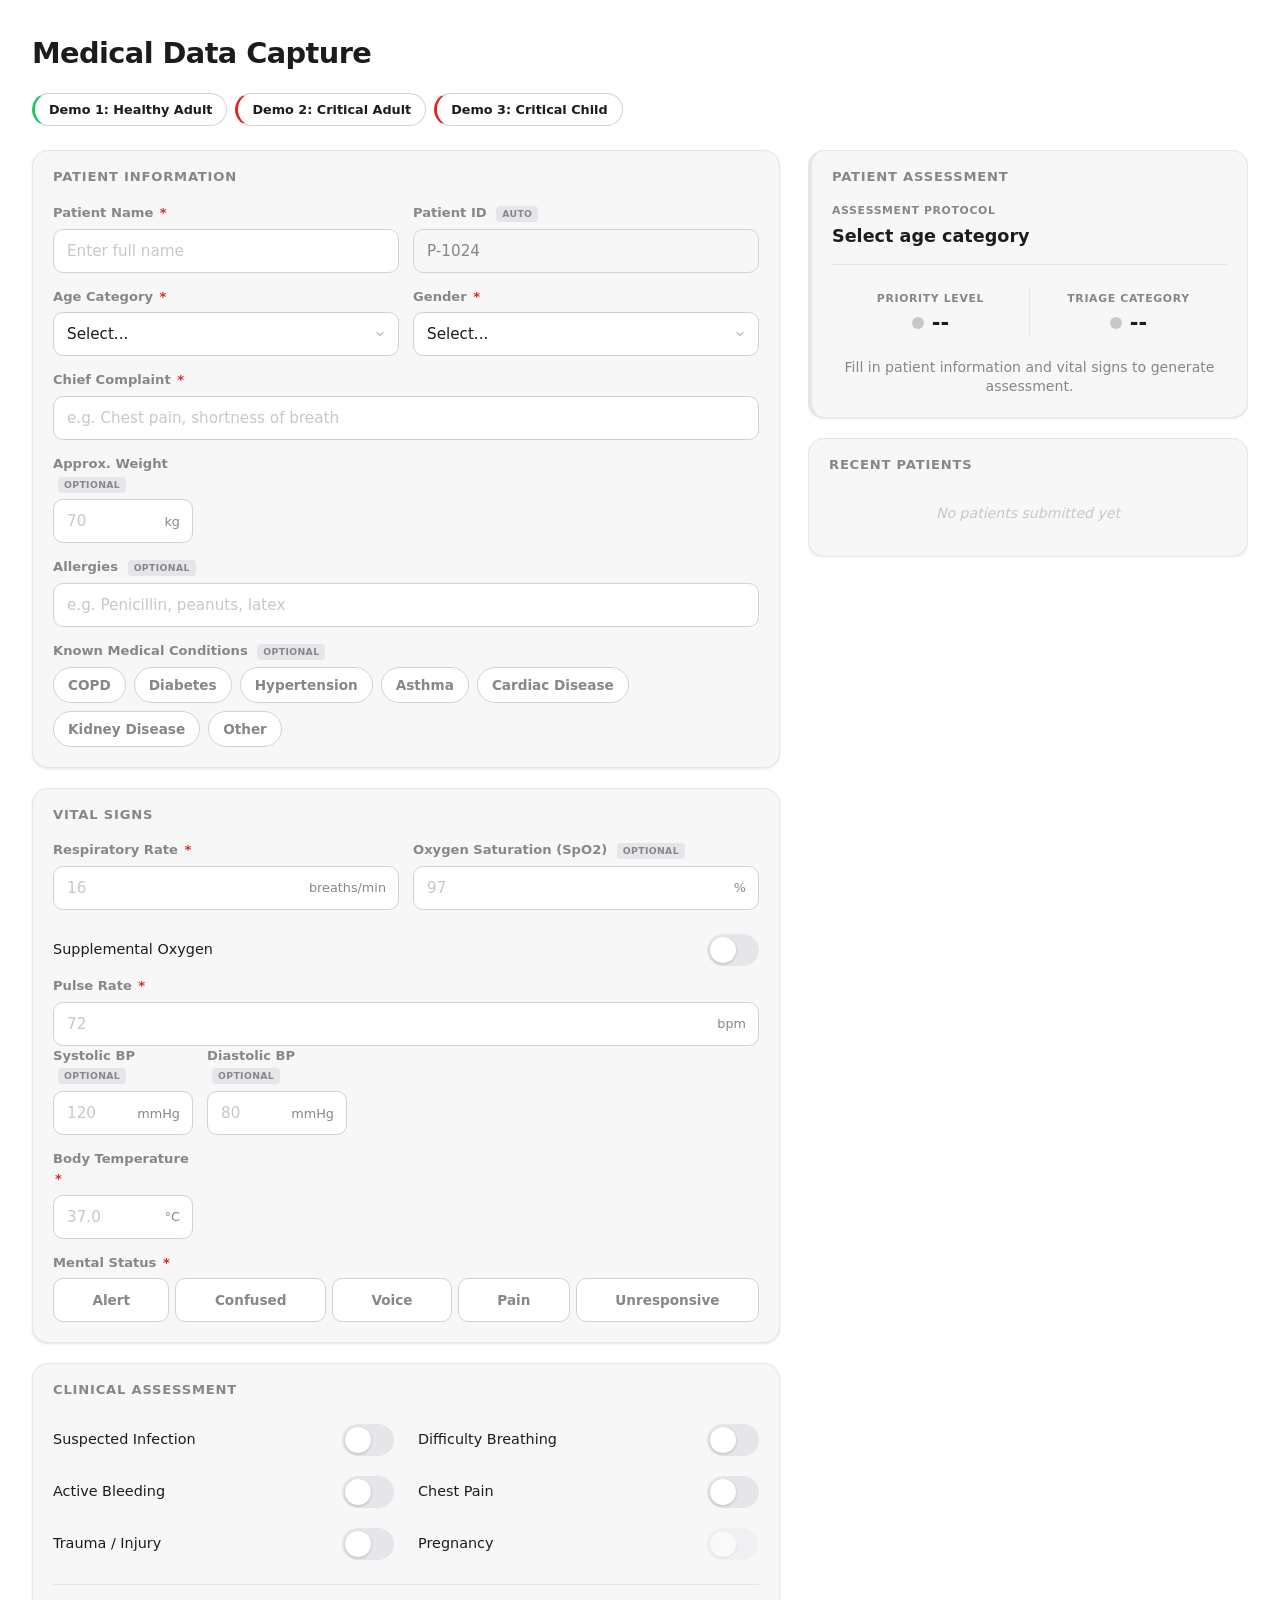
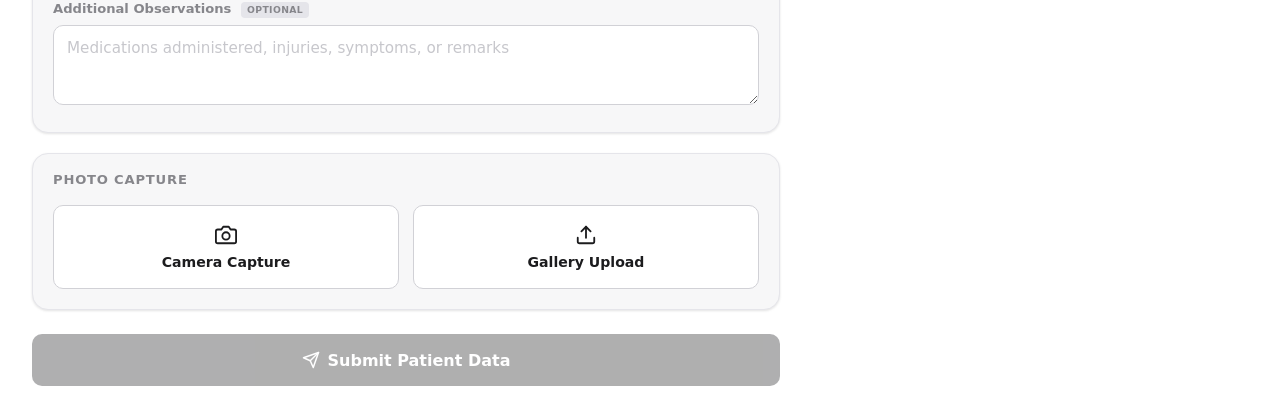
<file: field-ui/index.html>
<!doctype html>
<html lang="en">

<head>
  <meta charset="utf-8">
  <meta name="viewport" content="width=device-width, initial-scale=1, viewport-fit=cover">
  <meta name="theme-color" content="#FFFFFF">
  <title>Medical Data Capture</title>
  <link rel="stylesheet" href="app.css">
</head>

<body>

  <div class="app-shell">

    <!-- Header -->
    <header class="app-header">
      <h1 class="page-title">Medical Data Capture</h1>
    </header>

    <!-- Demo buttons -->
    <div class="demo-bar">
      <button type="button" class="demo-btn demo-minor" onclick="loadDemo(1)">Demo 1: Healthy Adult</button>
      <button type="button" class="demo-btn demo-critical" onclick="loadDemo(2)">Demo 2: Critical Adult</button>
      <button type="button" class="demo-btn demo-critical" onclick="loadDemo(3)">Demo 3: Critical Child</button>
    </div>

    <!-- Two-column grid (form wraps both) -->
    <form id="capture-form" class="app-grid" novalidate autocomplete="off">

      <!-- ============ LEFT COLUMN ============ -->
      <div class="col-primary">

        <!-- Patient Information -->
        <section class="med-card" id="card-patient">
          <h2 class="card-title">Patient Information</h2>
          <div class="card-body">

            <div class="field-row">
              <div class="form-group">
                <label for="patient-name" class="field-label">Patient Name <span class="req-mark">*</span></label>
                <input type="text" id="patient-name" class="text-input" placeholder="Enter full name" required>
              </div>
              <div class="form-group">
                <label for="patient-id" class="field-label">Patient ID <span class="opt-tag">auto</span></label>
                <input type="text" id="patient-id" class="text-input" readonly placeholder="P-1024">
              </div>
            </div>

            <div class="field-row">
              <div class="form-group">
                <label for="patient-age" class="field-label">Age Category <span class="req-mark">*</span></label>
                <select id="patient-age" class="select-input" required>
                  <option value="">Select...</option>
                  <option value="Infant">Infant (0-1 yr)</option>
                  <option value="Toddler">Toddler (1-3 yr)</option>
                  <option value="Child">Child (3-12 yr)</option>
                  <option value="Teenager">Teenager (13-17 yr)</option>
                  <option value="Adult">Adult (18-64 yr)</option>
                  <option value="Senior">Senior (65+ yr)</option>
                </select>
              </div>
              <div class="form-group">
                <label for="patient-gender" class="field-label">Gender <span class="req-mark">*</span></label>
                <select id="patient-gender" class="select-input" required>
                  <option value="">Select...</option>
                  <option value="F">Female</option>
                  <option value="M">Male</option>
                  <option value="Other">Other</option>
                </select>
              </div>
            </div>

            <div class="form-group">
              <label for="chief-complaint" class="field-label">Chief Complaint <span class="req-mark">*</span></label>
              <input type="text" id="chief-complaint" class="text-input"
                placeholder="e.g. Chest pain, shortness of breath" required>
            </div>

            <div class="form-group form-group-sm">
              <label for="patient-weight" class="field-label">Approx. Weight <span
                  class="opt-tag">optional</span></label>
              <div class="input-with-unit">
                <input type="number" id="patient-weight" class="text-input" step="0.1" min="0" max="500"
                  inputmode="decimal" placeholder="70">
                <span class="unit-label">kg</span>
              </div>
            </div>

            <div class="form-group">
              <label for="allergies" class="field-label">Allergies <span class="opt-tag">optional</span></label>
              <input type="text" id="allergies" class="text-input" placeholder="e.g. Penicillin, peanuts, latex">
            </div>

            <div class="form-group">
              <label class="field-label">Known Medical Conditions <span class="opt-tag">optional</span></label>
              <div class="chip-group" id="conditions-chips">
                <button type="button" class="chip" data-condition="COPD">COPD</button>
                <button type="button" class="chip" data-condition="Diabetes">Diabetes</button>
                <button type="button" class="chip" data-condition="Hypertension">Hypertension</button>
                <button type="button" class="chip" data-condition="Asthma">Asthma</button>
                <button type="button" class="chip" data-condition="Cardiac Disease">Cardiac Disease</button>
                <button type="button" class="chip" data-condition="Kidney Disease">Kidney Disease</button>
                <button type="button" class="chip" data-condition="Other">Other</button>
              </div>
            </div>

          </div>
        </section>

        <!-- Vital Signs -->
        <section class="med-card" id="card-vitals">
          <h2 class="card-title">Vital Signs</h2>
          <div class="card-body">

            <div class="field-row">
              <div class="form-group">
                <label for="vital-rr" class="field-label">Respiratory Rate <span class="req-mark">*</span></label>
                <div class="input-with-unit">
                  <input type="number" id="vital-rr" class="text-input" min="4" max="80" step="1" inputmode="numeric"
                    placeholder="16" required>
                  <span class="unit-label">breaths/min</span>
                </div>
                <p class="field-error" id="error-vital-rr" hidden></p>
              </div>
              <div class="form-group">
                <label for="vital-spo2" class="field-label">Oxygen Saturation (SpO2) <span
                    class="opt-tag">optional</span></label>
                <div class="input-with-unit">
                  <input type="number" id="vital-spo2" class="text-input" min="50" max="100" step="1"
                    inputmode="numeric" placeholder="97">
                  <span class="unit-label">%</span>
                </div>
                <p class="field-error" id="error-vital-spo2" hidden></p>
              </div>
            </div>

            <div class="toggle-row">
              <span class="toggle-label">Supplemental Oxygen</span>
              <button type="button" class="toggle-switch" id="toggle-o2" role="switch" aria-checked="false"
                aria-label="Supplemental oxygen">
                <span class="toggle-slider"></span>
              </button>
            </div>

            <div class="field-row">
              <div class="form-group">
                <label for="vital-pulse" class="field-label">Pulse Rate <span class="req-mark">*</span></label>
                <div class="input-with-unit">
                  <input type="number" id="vital-pulse" class="text-input" min="20" max="260" step="1"
                    inputmode="numeric" placeholder="72" required>
                  <span class="unit-label">bpm</span>
                </div>
                <p class="field-error" id="error-vital-pulse" hidden></p>
              </div>
            </div>

            <div class="field-row">
              <div class="form-group form-group-sm">
                <label for="vital-bp-sys" class="field-label">Systolic BP <span class="opt-tag">optional</span></label>
                <div class="input-with-unit">
                  <input type="number" id="vital-bp-sys" class="text-input" min="40" max="300" step="1"
                    inputmode="numeric" placeholder="120">
                  <span class="unit-label">mmHg</span>
                </div>
                <p class="field-error" id="error-vital-bp-sys" hidden></p>
              </div>
              <div class="form-group form-group-sm">
                <label for="vital-bp-dia" class="field-label">Diastolic BP <span class="opt-tag">optional</span></label>
                <div class="input-with-unit">
                  <input type="number" id="vital-bp-dia" class="text-input" min="20" max="200" step="1"
                    inputmode="numeric" placeholder="80">
                  <span class="unit-label">mmHg</span>
                </div>
                <p class="field-error" id="error-vital-bp-dia" hidden></p>
              </div>
            </div>

            <div class="form-group form-group-sm">
              <label for="vital-temp" class="field-label">Body Temperature <span class="req-mark">*</span></label>
              <div class="input-with-unit">
                <input type="number" id="vital-temp" class="text-input" min="30" max="45" step="0.1" inputmode="decimal"
                  placeholder="37.0" required>
                <span class="unit-label">&deg;C</span>
              </div>
              <p class="field-error" id="error-vital-temp" hidden></p>
            </div>

            <div class="form-group">
              <label class="field-label">Mental Status <span class="req-mark">*</span></label>
              <input type="hidden" id="consciousness" value="">
              <div class="mental-status-group" id="mental-status-group">
                <button type="button" class="mental-status-btn" data-value="A">Alert</button>
                <button type="button" class="mental-status-btn" data-value="C" id="ms-confusion">Confused</button>
                <button type="button" class="mental-status-btn" data-value="V">Voice</button>
                <button type="button" class="mental-status-btn" data-value="P">Pain</button>
                <button type="button" class="mental-status-btn" data-value="U">Unresponsive</button>
              </div>
            </div>

          </div>
        </section>

        <!-- Clinical Assessment -->
        <section class="med-card" id="card-clinical">
          <h2 class="card-title">Clinical Assessment</h2>
          <div class="card-body">

            <div class="toggle-grid">
              <div class="toggle-row">
                <span class="toggle-label">Suspected Infection</span>
                <button type="button" class="toggle-switch" id="toggle-infection" role="switch" aria-checked="false"
                  aria-label="Suspected infection">
                  <span class="toggle-slider"></span>
                </button>
              </div>
              <div class="toggle-row">
                <span class="toggle-label">Difficulty Breathing</span>
                <button type="button" class="toggle-switch" id="toggle-breathing" role="switch" aria-checked="false"
                  aria-label="Difficulty breathing">
                  <span class="toggle-slider"></span>
                </button>
              </div>
              <div class="toggle-row">
                <span class="toggle-label">Active Bleeding</span>
                <button type="button" class="toggle-switch" id="toggle-bleeding" role="switch" aria-checked="false"
                  aria-label="Active bleeding">
                  <span class="toggle-slider"></span>
                </button>
              </div>
              <div class="toggle-row">
                <span class="toggle-label">Chest Pain</span>
                <button type="button" class="toggle-switch" id="toggle-chest-pain" role="switch" aria-checked="false"
                  aria-label="Chest pain">
                  <span class="toggle-slider"></span>
                </button>
              </div>
              <div class="toggle-row">
                <span class="toggle-label">Trauma / Injury</span>
                <button type="button" class="toggle-switch" id="toggle-trauma" role="switch" aria-checked="false"
                  aria-label="Trauma or injury">
                  <span class="toggle-slider"></span>
                </button>
              </div>
              <div class="toggle-row">
                <span class="toggle-label">Pregnancy</span>
                <button type="button" class="toggle-switch toggle-disabled" id="toggle-pregnancy" role="switch"
                  aria-checked="false" aria-label="Pregnancy" disabled>
                  <span class="toggle-slider"></span>
                </button>
              </div>
            </div>

            <div class="form-group notes-group">
              <label for="notes" class="field-label">Additional Observations <span
                  class="opt-tag">optional</span></label>
              <textarea id="notes" class="text-input textarea-input"
                placeholder="Medications administered, injuries, symptoms, or remarks"></textarea>
            </div>

          </div>
        </section>

        <!-- Photo Capture -->
        <section class="med-card" id="card-photo">
          <h2 class="card-title">Photo Capture</h2>
          <div class="card-body">
            <div class="image-buttons">
              <button type="button" class="img-btn" id="btn-take-photo">
                <svg width="22" height="22" viewBox="0 0 24 24" fill="none" stroke="currentColor" stroke-width="2"
                  stroke-linecap="round" stroke-linejoin="round">
                  <path d="M23 19a2 2 0 0 1-2 2H3a2 2 0 0 1-2-2V8a2 2 0 0 1 2-2h4l2-3h6l2 3h4a2 2 0 0 1 2 2z"></path>
                  <circle cx="12" cy="13" r="4"></circle>
                </svg>
                <span>Camera Capture</span>
              </button>
              <input type="file" id="input-take-photo" accept="image/*" capture="environment" class="sr-only">

              <button type="button" class="img-btn" id="btn-upload-photo">
                <svg width="22" height="22" viewBox="0 0 24 24" fill="none" stroke="currentColor" stroke-width="2"
                  stroke-linecap="round" stroke-linejoin="round">
                  <path d="M21 15v4a2 2 0 0 1-2 2H5a2 2 0 0 1-2-2v-4"></path>
                  <polyline points="17 8 12 3 7 8"></polyline>
                  <line x1="12" y1="3" x2="12" y2="15"></line>
                </svg>
                <span>Gallery Upload</span>
              </button>
              <input type="file" id="input-upload-image" accept="image/*" multiple class="sr-only">
            </div>

            <div class="image-previews" id="image-previews"></div>
          </div>
        </section>

        <!-- Submit Button -->
        <div class="submit-bar">
          <button type="submit" id="btn-send" class="submit-btn" disabled>
            <svg width="18" height="18" viewBox="0 0 24 24" fill="none" stroke="currentColor" stroke-width="2"
              stroke-linecap="round" stroke-linejoin="round">
              <line x1="22" y1="2" x2="11" y2="13"></line>
              <polygon points="22 2 15 22 11 13 2 9 22 2"></polygon>
            </svg>
            <span>Submit Patient Data</span>
          </button>
        </div>

      </div>

      <!-- ============ RIGHT COLUMN ============ -->
      <div class="col-secondary">

        <!-- Patient Assessment -->
        <section class="med-card assessment-card" id="card-assessment-score">
          <h2 class="card-title">Patient Assessment</h2>
          <div class="card-body">

            <div class="assessment-protocol-row">
              <span class="assessment-meta-label">Assessment Protocol</span>
              <span class="assessment-protocol-name" id="assessment-protocol">Select age category</span>
            </div>

            <p class="assessment-progress" id="assessment-progress" hidden></p>

            <div class="assessment-row">
              <div class="assessment-block">
                <span class="assessment-meta-label">Priority Level</span>
                <div class="assessment-badge-row">
                  <span class="risk-dot" id="priority-dot"></span>
                  <span class="assessment-value" id="assessment-priority">--</span>
                </div>
              </div>
              <div class="score-divider"></div>
              <div class="assessment-block">
                <span class="assessment-meta-label">Triage Category</span>
                <div class="assessment-badge-row">
                  <span class="risk-dot" id="triage-dot"></span>
                  <span class="assessment-value" id="assessment-triage">--</span>
                </div>
              </div>
            </div>

            <p class="assessment-action" id="assessment-action">Fill in patient information and vital signs to generate
              assessment.</p>

            <!-- Expandable explainability -->
            <details class="explain-section" id="assessment-explain" hidden>
              <summary class="explain-summary">
                <svg width="14" height="14" viewBox="0 0 24 24" fill="none" stroke="currentColor" stroke-width="2"
                  stroke-linecap="round" stroke-linejoin="round">
                  <circle cx="12" cy="12" r="10"></circle>
                  <path d="M9.09 9a3 3 0 0 1 5.83 1c0 2-3 3-3 3"></path>
                  <line x1="12" y1="17" x2="12.01" y2="17"></line>
                </svg>
                Why was this patient classified this way?
              </summary>
              <div class="explain-body">
                <p class="explain-protocol" id="explain-protocol"></p>
                <h3 class="explain-subheading">Clinical Findings</h3>
                <ul class="explain-list" id="explain-findings"></ul>
                <h3 class="explain-subheading">Triggered Rules</h3>
                <ul class="explain-list" id="explain-rules"></ul>
                <h3 class="explain-subheading">Final Category</h3>
                <p class="explain-final" id="explain-final"></p>
                <h3 class="explain-subheading">Sources</h3>
                <p class="explain-sources" id="explain-sources"></p>
              </div>
            </details>

          </div>
        </section>

        <!-- Recent Patients -->
        <section class="med-card" id="card-recent">
          <h2 class="card-title">Recent Patients</h2>
          <div class="card-body">
            <ul class="patient-list" id="sent-list">
              <li class="empty-state" id="sent-empty">No patients submitted yet</li>
            </ul>
          </div>
        </section>

      </div>

    </form>
  </div>

  <!-- Camera Overlay -->
  <div id="camera-overlay" class="camera-overlay" hidden>
    <div class="camera-container">
      <video id="camera-video" class="camera-video" autoplay playsinline></video>
      <canvas id="camera-canvas" class="sr-only"></canvas>
      <div id="camera-error" class="camera-error" hidden>
        <svg width="48" height="48" viewBox="0 0 24 24" fill="none" stroke="currentColor" stroke-width="1.5"
          stroke-linecap="round" stroke-linejoin="round">
          <path d="M23 19a2 2 0 0 1-2 2H3a2 2 0 0 1-2-2V8a2 2 0 0 1 2-2h4l2-3h6l2 3h4a2 2 0 0 1 2 2z"></path>
          <line x1="1" y1="1" x2="23" y2="23"></line>
        </svg>
        <p id="camera-error-text" class="camera-error-text"></p>
        <button type="button" id="btn-camera-retry" class="camera-ctrl-btn camera-retry-btn">Try Again</button>
      </div>
      <div class="camera-controls">
        <button type="button" id="btn-camera-close" class="camera-ctrl-btn camera-close-btn" aria-label="Close camera">
          <svg width="24" height="24" viewBox="0 0 24 24" fill="none" stroke="currentColor" stroke-width="2"
            stroke-linecap="round" stroke-linejoin="round">
            <line x1="18" y1="6" x2="6" y2="18"></line>
            <line x1="6" y1="6" x2="18" y2="18"></line>
          </svg>
        </button>
        <button type="button" id="btn-camera-capture" class="camera-ctrl-btn camera-capture-btn"
          aria-label="Take photo">
          <div class="capture-ring"></div>
        </button>
      </div>
    </div>
  </div>

  <script src="../shared/store.js"></script>
  <script src="app.js"></script>
</body>

</html>
</file>
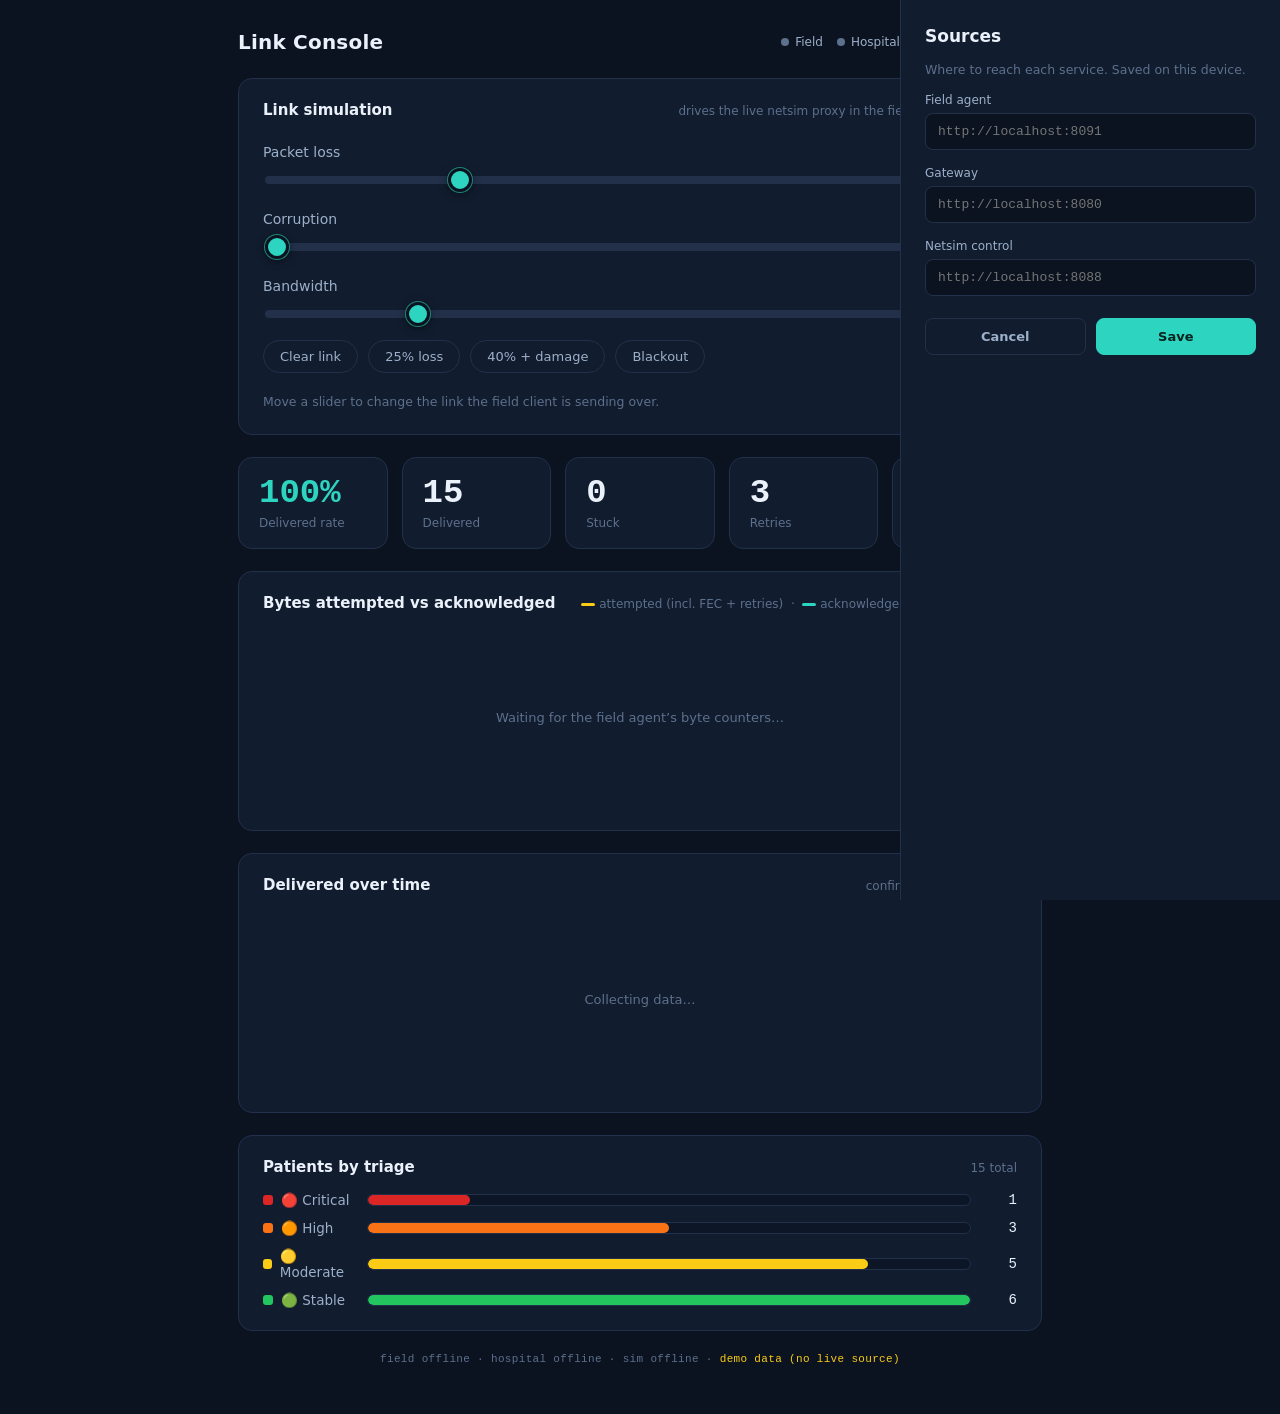
<file: metrics-ui/index.html>
<!doctype html>
<html lang="en">

<head>
  <meta charset="utf-8">
  <meta name="viewport" content="width=device-width, initial-scale=1, viewport-fit=cover">
  <meta name="theme-color" content="#0B1220">
  <title>Link Console — Field ⟶ Hospital</title>
  <link rel="stylesheet" href="app.css">
</head>

<body>

  <main class="wrap">

    <!-- Header -->
    <header class="top">
      <h1 class="title">Link Console</h1>
      <div class="top-right">
        <span class="src" id="src-field"><i class="dot"></i>Field</span>
        <span class="src" id="src-gw"><i class="dot"></i>Hospital</span>
        <span class="src" id="src-sim"><i class="dot"></i>Sim</span>
        <button type="button" class="gear" id="btn-settings" aria-label="Settings">Sources</button>
      </div>
    </header>

    <!-- Simulation controls (the point of this screen) -->
    <section class="card sim">
      <div class="sim-head">
        <h2 class="card-title">Link simulation</h2>
        <span class="sim-sub" id="sim-sub">drives the live netsim proxy in the field ⟶ hospital path</span>
      </div>

      <div class="slider" id="slider-loss">
        <div class="slider-top">
          <label for="in-loss">Packet loss</label>
          <output id="out-loss">25%</output>
        </div>
        <input type="range" id="in-loss" min="0" max="100" step="1" value="25">
      </div>

      <div class="slider" id="slider-corrupt">
        <div class="slider-top">
          <label for="in-corrupt">Corruption</label>
          <output id="out-corrupt">0%</output>
        </div>
        <input type="range" id="in-corrupt" min="0" max="50" step="1" value="0">
      </div>

      <div class="slider" id="slider-rate">
        <div class="slider-top">
          <label for="in-rate">Bandwidth</label>
          <output id="out-rate">56 kbps</output>
        </div>
        <input type="range" id="in-rate" min="8" max="256" step="4" value="56">
      </div>

      <div class="presets">
        <button type="button" data-loss="0" data-corrupt="0" data-rate="256">Clear link</button>
        <button type="button" data-loss="25" data-corrupt="0" data-rate="56">25% loss</button>
        <button type="button" data-loss="40" data-corrupt="5" data-rate="56">40% + damage</button>
        <button type="button" data-loss="100" data-corrupt="0" data-rate="56">Blackout</button>
      </div>
      <p class="sim-note" id="sim-note">Move a slider to change the link the field client is sending over.</p>
    </section>

    <!-- Headline stats -->
    <section class="stats">
      <div class="stat">
        <span class="stat-num" data-metric="rate">—</span>
        <span class="stat-lab">Delivered rate</span>
      </div>
      <div class="stat">
        <span class="stat-num" data-metric="delivered">0</span>
        <span class="stat-lab">Delivered</span>
      </div>
      <div class="stat">
        <span class="stat-num stat-warn" data-metric="stuck">0</span>
        <span class="stat-lab">Stuck</span>
      </div>
      <div class="stat">
        <span class="stat-num" data-metric="retries">0</span>
        <span class="stat-lab">Retries</span>
      </div>
      <div class="stat">
        <span class="stat-num" data-metric="efficiency">—</span>
        <span class="stat-lab">Link efficiency</span>
      </div>
    </section>

    <!-- Transmission efficiency: what the link cost vs what it achieved -->
    <section class="card">
      <div class="card-head">
        <h2 class="card-title">Bytes attempted vs acknowledged</h2>
        <span class="hint">
          <span class="legend-key legend-attempted"></span> attempted (incl. FEC + retries)
          &nbsp;·&nbsp;
          <span class="legend-key legend-acked"></span> acknowledged (verified receipts)
        </span>
      </div>
      <div class="chart" id="chart-bytes"></div>
    </section>

    <!-- Delivered bundles over time -->
    <section class="card">
      <div class="card-head">
        <h2 class="card-title">Delivered over time</h2>
        <span class="hint">confirmed at the hospital</span>
      </div>
      <div class="chart" id="chart-delivery"></div>
    </section>

    <!-- Triage strip -->
    <section class="card">
      <div class="card-head">
        <h2 class="card-title">Patients by triage</h2>
        <span class="hint" id="triage-total">0 total</span>
      </div>
      <div class="triage" id="triage"></div>
    </section>

    <footer class="foot" id="foot">Awaiting sources…</footer>

  </main>

  <!-- Settings drawer -->
  <div class="scrim" id="scrim" hidden></div>
  <aside class="drawer" id="drawer" hidden aria-label="Sources">
    <h2>Sources</h2>
    <p class="drawer-help">Where to reach each service. Saved on this device.</p>
    <label>Field agent<input type="url" id="url-field" placeholder="http://localhost:8091" spellcheck="false"></label>
    <label>Gateway<input type="url" id="url-gw" placeholder="http://localhost:8080" spellcheck="false"></label>
    <label>Netsim control<input type="url" id="url-sim" placeholder="http://localhost:8088" spellcheck="false"></label>
    <div class="drawer-actions">
      <button type="button" class="btn-ghost" id="drawer-cancel">Cancel</button>
      <button type="button" class="btn-solid" id="drawer-save">Save</button>
    </div>
  </aside>

  <script src="../shared/store.js"></script>
  <script src="app.js"></script>
</body>

</html>
</file>
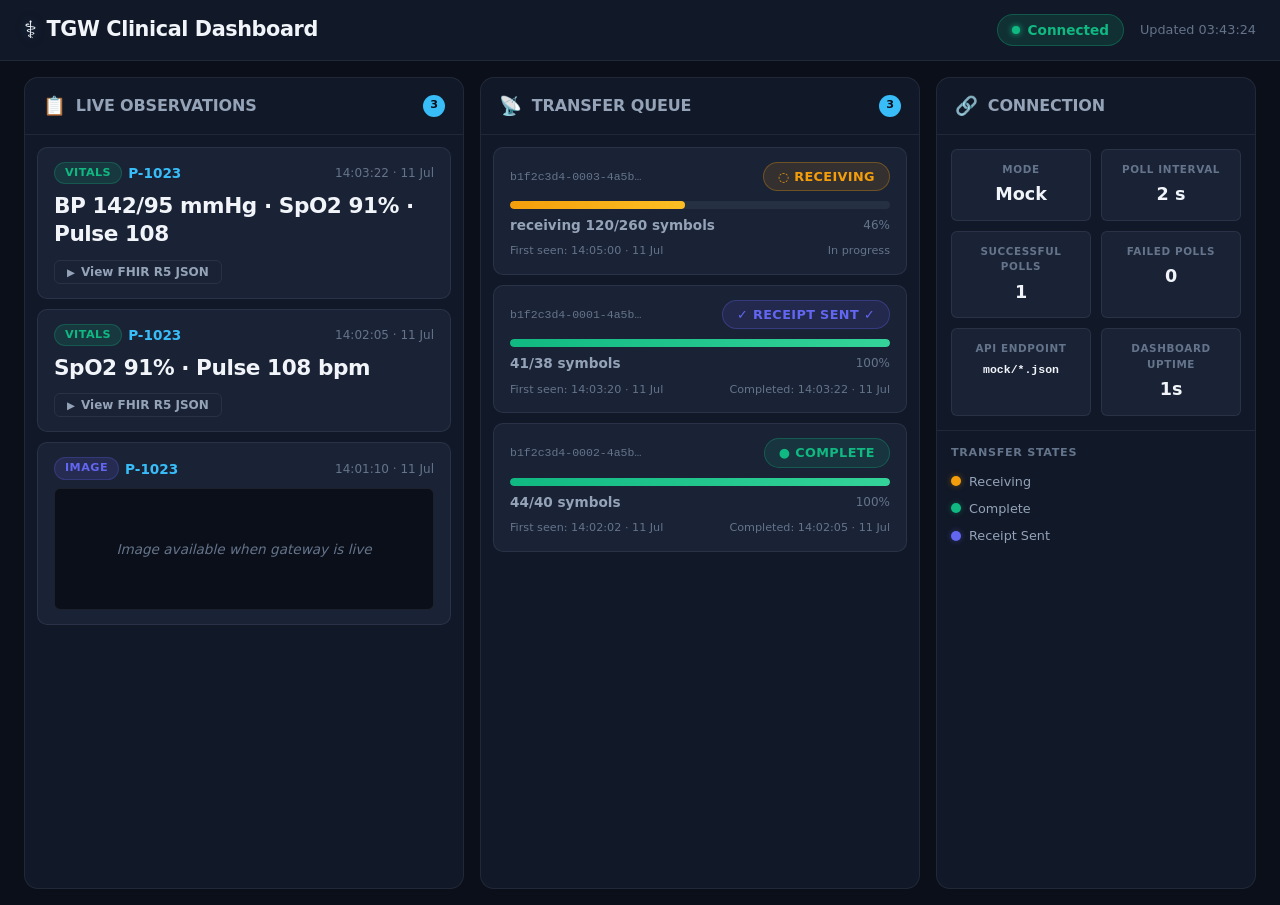
<file: crates/tgw-gateway/static/index.html>
<!doctype html>
<html lang="en">
<head>
  <meta charset="utf-8">
  <meta name="viewport" content="width=1280">
  <title>TGW Clinical Dashboard — Telemedicine Gateway</title>
  <meta name="description" content="Low-bandwidth telemedicine gateway dashboard showing real-time clinical observations, transfer state, and connection status.">
  <link rel="stylesheet" href="app.css">
</head>
<body>

  <!-- Top bar -->
  <header id="header" role="banner">
    <div class="header-left">
      <h1>
        <span class="header-icon" aria-hidden="true">⚕</span>
        TGW Clinical Dashboard
      </h1>
    </div>
    <div class="header-right">
      <span id="connection-status" class="status-badge status-ok" role="status" aria-live="polite">
        <span class="status-dot" aria-hidden="true"></span>
        <span class="status-text">Connected</span>
      </span>
      <time id="last-updated" class="last-updated" datetime="">—</time>
    </div>
  </header>

  <!-- Reconnecting banner -->
  <div id="reconnect-banner" class="reconnect-banner" role="alert" aria-live="assertive" hidden>
    <span class="reconnect-icon" aria-hidden="true">⟳</span>
    Reconnecting… showing last known data
  </div>

  <!-- Main three-panel layout -->
  <main id="main" class="panels" role="main">

    <!-- Panel 1: Live Observations Feed -->
    <section id="observations-panel" class="panel panel-observations" aria-labelledby="obs-heading">
      <h2 id="obs-heading" class="panel-heading">
        <span class="panel-icon" aria-hidden="true">📋</span>
        Live Observations
        <span id="obs-count" class="badge">0</span>
      </h2>
      <div id="observations-feed" class="feed" role="log" aria-live="polite" aria-relevant="additions">
        <p class="feed-empty">Waiting for clinical data…</p>
      </div>
    </section>

    <!-- Panel 2: Transfer State -->
    <section id="transfer-panel" class="panel panel-transfers" aria-labelledby="xfer-heading">
      <h2 id="xfer-heading" class="panel-heading">
        <span class="panel-icon" aria-hidden="true">📡</span>
        Transfer Queue
        <span id="xfer-count" class="badge">0</span>
      </h2>
      <div id="transfer-feed" class="feed" role="log" aria-live="polite" aria-relevant="additions">
        <p class="feed-empty">No transfers yet…</p>
      </div>
    </section>

    <!-- Panel 3: Connection / Status Context -->
    <section id="status-panel" class="panel panel-status" aria-labelledby="status-heading">
      <h2 id="status-heading" class="panel-heading">
        <span class="panel-icon" aria-hidden="true">🔗</span>
        Connection
      </h2>
      <div class="status-grid">
        <div class="status-card" id="status-mode">
          <span class="status-card-label">Mode</span>
          <span class="status-card-value" id="mode-value">Mock</span>
        </div>
        <div class="status-card" id="status-poll">
          <span class="status-card-label">Poll Interval</span>
          <span class="status-card-value">2 s</span>
        </div>
        <div class="status-card" id="status-polls-ok">
          <span class="status-card-label">Successful Polls</span>
          <span class="status-card-value" id="polls-ok-value">0</span>
        </div>
        <div class="status-card" id="status-polls-fail">
          <span class="status-card-label">Failed Polls</span>
          <span class="status-card-value" id="polls-fail-value">0</span>
        </div>
        <div class="status-card" id="status-endpoint">
          <span class="status-card-label">API Endpoint</span>
          <span class="status-card-value status-card-value-sm" id="endpoint-value">—</span>
        </div>
        <div class="status-card" id="status-uptime">
          <span class="status-card-label">Dashboard Uptime</span>
          <span class="status-card-value" id="uptime-value">0 s</span>
        </div>
      </div>
      <div class="status-legend">
        <h3 class="legend-title">Transfer States</h3>
        <div class="legend-items">
          <span class="legend-item">
            <span class="legend-dot state-receiving" aria-hidden="true"></span>
            Receiving
          </span>
          <span class="legend-item">
            <span class="legend-dot state-complete" aria-hidden="true"></span>
            Complete
          </span>
          <span class="legend-item">
            <span class="legend-dot state-receipt-sent" aria-hidden="true"></span>
            Receipt Sent
          </span>
        </div>
      </div>
    </section>

  </main>

  <script src="app.js"></script>
</body>
</html>
</file>
<file: field-ui/app.css>
/* =====================================================
   Medical Data Capture - app.css
   Light, Apple Health-inspired clinical theme
   ===================================================== */

:root {
  --bg-page: #FFFFFF;
  --bg-card: #F7F7F8;
  --bg-card-alt: #FFFFFF;
  --bg-input: #FFFFFF;
  --bg-toggle-off: #E5E5EA;
  --bg-toggle-on: #22C55E;

  --border: #E5E5EA;
  --border-strong: #D1D1D6;
  --border-focus: #007AFF;

  --text-primary: #1C1C1E;
  --text-secondary: #86868B;
  --text-placeholder: #C7C7CC;
  --text-on-primary: #FFFFFF;

  --triage-stable: #22C55E;
  --triage-moderate: #FACC15;
  --triage-high: #F97316;
  --triage-critical: #DC2626;

  --status-preparing: #3B82F6;
  --status-transmitting: #FACC15;
  --status-delivered: #22C55E;
  --status-recovered: #F97316;
  --status-failed: #DC2626;

  --radius-card: 16px;
  --radius-input: 10px;
  --radius-chip: 20px;
  --radius-toggle: 16px;

  --font: -apple-system, BlinkMacSystemFont, "Segoe UI", system-ui, Roboto, sans-serif;
  --shadow-card: 0 1px 3px rgba(0,0,0,0.08), 0 1px 2px rgba(0,0,0,0.04);
  --tap-min: 44px;
  --gap: clamp(8px, 1.5vw, 14px);
}

/* Reset */
*, *::before, *::after { box-sizing: border-box; margin: 0; padding: 0; }
html { -webkit-text-size-adjust: 100%; }

body {
  font-family: var(--font);
  background: var(--bg-page);
  color: var(--text-primary);
  line-height: 1.5;
  -webkit-font-smoothing: antialiased;
  min-height: 100vh;
  min-height: 100dvh;
}

/* App shell */
.app-shell {
  display: flex;
  flex-direction: column;
  min-height: 100vh;
  min-height: 100dvh;
  padding: clamp(12px, 3vw, 32px);
  padding-top: max(clamp(12px, 3vw, 32px), env(safe-area-inset-top));
  padding-bottom: max(clamp(12px, 3vw, 32px), env(safe-area-inset-bottom));
  padding-left: max(clamp(12px, 3vw, 32px), env(safe-area-inset-left));
  padding-right: max(clamp(12px, 3vw, 32px), env(safe-area-inset-right));
  max-width: 1400px;
  margin: 0 auto;
}

/* Header */
.app-header {
  margin-bottom: clamp(10px, 2vw, 18px);
}

.page-title {
  font-size: clamp(1.3rem, 1.5vw + 0.9rem, 1.8rem);
  font-weight: 700;
  letter-spacing: -0.02em;
  color: var(--text-primary);
}

/* Demo bar */
.demo-bar {
  display: flex;
  flex-wrap: wrap;
  gap: 8px;
  margin-bottom: clamp(14px, 3vw, 24px);
}

.demo-btn {
  padding: 8px 14px;
  border: 1px solid var(--border-strong);
  border-radius: 20px;
  background: var(--bg-input);
  color: var(--text-primary);
  font-size: 0.8rem;
  font-weight: 600;
  font-family: var(--font);
  cursor: pointer;
  transition: border-color 0.15s, background 0.15s;
  white-space: nowrap;
}

.demo-btn:hover { background: var(--bg-card); }

.demo-btn.demo-minor { border-left: 3px solid var(--triage-stable); }
.demo-btn.demo-critical { border-left: 3px solid var(--triage-critical); }

/* Grid */
.app-grid {
  display: grid;
  grid-template-columns: 1fr;
  gap: clamp(14px, 2vw, 24px);
  align-items: start;
}

.col-primary { display: flex; flex-direction: column; gap: clamp(14px, 2vw, 20px); }
.col-secondary { display: flex; flex-direction: column; gap: clamp(14px, 2vw, 20px); }

/* Card */
.med-card {
  background: var(--bg-card);
  border: 1px solid var(--border);
  border-radius: var(--radius-card);
  box-shadow: var(--shadow-card);
  overflow: hidden;
}

.card-title {
  font-size: 0.82rem;
  font-weight: 700;
  text-transform: uppercase;
  letter-spacing: 0.06em;
  color: var(--text-secondary);
  padding: 16px 20px 0;
}

.card-body {
  padding: 16px 20px 20px;
}

/* Triage left-border accent */
.med-card.assessment-card {
  border-left: 4px solid var(--border);
  transition: border-color 0.3s ease;
}
.med-card.assessment-card.risk-stable { border-left-color: var(--triage-stable); }
.med-card.assessment-card.risk-moderate { border-left-color: var(--triage-moderate); }
.med-card.assessment-card.risk-high { border-left-color: var(--triage-high); }
.med-card.assessment-card.risk-critical { border-left-color: var(--triage-critical); }

/* Form groups */
.form-group { margin-bottom: 14px; }
.form-group:last-child { margin-bottom: 0; }
.form-group-sm { max-width: 140px; }

.field-row {
  display: flex;
  flex-wrap: wrap;
  gap: var(--gap);
}

.field-row .form-group {
  flex: 1 1 180px;
  min-width: 0;
}

/* Labels */
.field-label {
  display: block;
  font-size: 0.82rem;
  color: var(--text-secondary);
  margin-bottom: 6px;
  font-weight: 600;
}

.req-mark { color: var(--triage-critical); margin-left: 2px; }
.opt-tag {
  display: inline-block;
  font-size: 0.58rem;
  font-weight: 700;
  text-transform: uppercase;
  letter-spacing: 0.04em;
  padding: 1px 6px;
  border-radius: 4px;
  margin-left: 5px;
  color: var(--text-secondary);
  background: var(--bg-toggle-off);
}

/* Inputs */
.text-input {
  width: 100%;
  background: var(--bg-input);
  border: 1px solid var(--border-strong);
  color: var(--text-primary);
  padding: 11px 13px;
  border-radius: var(--radius-input);
  font-size: 0.95rem;
  font-family: var(--font);
  outline: none;
  transition: border-color 0.18s;
  min-height: var(--tap-min);
}

.text-input:focus { border-color: var(--border-focus); box-shadow: 0 0 0 3px rgba(0,122,255,0.1); }
.text-input::placeholder { color: var(--text-placeholder); }
.text-input.is-invalid { border-color: var(--triage-critical); }

#patient-id[readonly] {
  background: var(--bg-card);
  color: var(--text-secondary);
  cursor: default;
}

.textarea-input {
  resize: vertical;
  min-height: 80px;
  line-height: 1.45;
}

.select-input {
  width: 100%;
  background: var(--bg-input);
  border: 1px solid var(--border-strong);
  color: var(--text-primary);
  padding: 11px 13px;
  border-radius: var(--radius-input);
  font-size: 0.95rem;
  font-family: var(--font);
  outline: none;
  min-height: var(--tap-min);
  appearance: none;
  -webkit-appearance: none;
  background-image: url("data:image/svg+xml,%3Csvg xmlns='http://www.w3.org/2000/svg' width='12' height='12' viewBox='0 0 24 24' fill='none' stroke='%2386868B' stroke-width='2' stroke-linecap='round' stroke-linejoin='round'%3E%3Cpolyline points='6 9 12 15 18 9'%3E%3C/polyline%3E%3C/svg%3E");
  background-repeat: no-repeat;
  background-position: right 12px center;
  padding-right: 32px;
  cursor: pointer;
}

.select-input:focus { border-color: var(--border-focus); box-shadow: 0 0 0 3px rgba(0,122,255,0.1); }

/* Input with unit */
.input-with-unit {
  position: relative;
  display: flex;
  align-items: center;
}

.input-with-unit .text-input { padding-right: 56px; }

.unit-label {
  position: absolute;
  right: 13px;
  color: var(--text-secondary);
  font-size: 0.8rem;
  pointer-events: none;
  white-space: nowrap;
}

/* Number spinner removal */
input[type="number"]::-webkit-inner-spin-button,
input[type="number"]::-webkit-outer-spin-button { -webkit-appearance: none; margin: 0; }
input[type="number"] { -moz-appearance: textfield; }

/* Field errors */
.field-error {
  margin: 5px 0 0;
  font-size: 0.72rem;
  color: var(--triage-critical);
  line-height: 1.3;
}
.field-error[hidden] { display: none; }

/* Toggle switch */
.toggle-row {
  display: flex;
  align-items: center;
  justify-content: space-between;
  padding: 10px 0;
}

.toggle-label {
  font-size: 0.9rem;
  font-weight: 500;
  color: var(--text-primary);
}

.toggle-switch {
  width: 52px;
  height: 32px;
  border-radius: var(--radius-toggle);
  background: var(--bg-toggle-off);
  border: none;
  cursor: pointer;
  position: relative;
  flex-shrink: 0;
  transition: background 0.25s;
  padding: 0;
}

.toggle-switch[aria-checked="true"] { background: var(--bg-toggle-on); }

.toggle-slider {
  position: absolute;
  top: 3px;
  left: 3px;
  width: 26px;
  height: 26px;
  border-radius: 50%;
  background: #FFFFFF;
  box-shadow: 0 1px 3px rgba(0,0,0,0.2);
  transition: transform 0.25s;
}

.toggle-switch[aria-checked="true"] .toggle-slider { transform: translateX(20px); }

.toggle-switch.toggle-disabled {
  opacity: 0.35;
  cursor: not-allowed;
}

/* Mental Status segmented buttons */
.mental-status-group {
  display: flex;
  flex-wrap: wrap;
  gap: 6px;
}

.mental-status-btn {
  flex: 1 1 auto;
  min-width: 80px;
  padding: 12px 10px;
  border: 1px solid var(--border-strong);
  border-radius: var(--radius-input);
  background: var(--bg-input);
  color: var(--text-secondary);
  font-size: 0.85rem;
  font-weight: 600;
  font-family: var(--font);
  cursor: pointer;
  text-align: center;
  transition: background 0.15s, color 0.15s, border-color 0.15s;
  min-height: var(--tap-min);
}

.mental-status-btn:hover {
  border-color: var(--text-secondary);
}

.mental-status-btn.selected {
  background: var(--text-primary);
  color: var(--text-on-primary);
  border-color: var(--text-primary);
}

.mental-status-btn[hidden] { display: none; }

.mental-status-btn:focus-visible {
  outline: 2px solid var(--border-focus);
  outline-offset: 2px;
}

.toggle-grid {
  display: grid;
  grid-template-columns: 1fr 1fr;
  gap: 4px 24px;
}

.toggle-grid .toggle-row {
  padding: 8px 0;
  min-width: 0;
}

.toggle-grid .toggle-label {
  overflow: hidden;
  text-overflow: ellipsis;
  white-space: nowrap;
  padding-right: 8px;
}

/* Notes below the clinical-assessment toggle grid */
.notes-group {
  margin-top: 16px;
  padding-top: 14px;
  border-top: 1px solid var(--border);
}

/* Temperature unit toggle */
.temp-toggle {
  display: flex;
  border: 1px solid var(--border-strong);
  border-radius: var(--radius-input);
  overflow: hidden;
  min-height: var(--tap-min);
}

.temp-btn {
  flex: 1;
  border: none;
  background: var(--bg-input);
  color: var(--text-secondary);
  font-size: 0.9rem;
  font-weight: 600;
  padding: 11px;
  cursor: pointer;
  font-family: var(--font);
  transition: background 0.15s, color 0.15s;
}

.temp-btn.active { background: var(--text-primary); color: var(--text-on-primary); }
.temp-btn:not(:last-child) { border-right: 1px solid var(--border-strong); }

/* Chip group */
.chip-group {
  display: flex;
  flex-wrap: wrap;
  gap: 8px;
}

.chip {
  border: 1px solid var(--border-strong);
  background: var(--bg-input);
  color: var(--text-secondary);
  padding: 8px 14px;
  border-radius: var(--radius-chip);
  font-size: 0.85rem;
  font-weight: 600;
  font-family: var(--font);
  cursor: pointer;
  transition: all 0.15s;
  min-height: 36px;
}

.chip:hover { border-color: var(--text-secondary); }

.chip.selected {
  background: var(--border-focus);
  color: var(--text-on-primary);
  border-color: var(--border-focus);
}

/* GPS row */
.gps-row {
  display: flex;
  gap: 8px;
  align-items: center;
}
.gps-row .text-input { flex: 1; min-width: 0; }

.gps-btn {
  flex-shrink: 0;
  white-space: nowrap;
  border: 1px solid var(--border-strong);
  background: var(--bg-input);
  color: var(--text-primary);
  padding: 0 14px;
  border-radius: var(--radius-input);
  font-size: 0.82rem;
  font-weight: 600;
  font-family: var(--font);
  cursor: pointer;
  min-height: var(--tap-min);
  transition: border-color 0.15s, background 0.15s;
}
.gps-btn:hover { background: var(--bg-card); border-color: var(--text-secondary); }

/* Shock index inline readout */
.shock-index-line {
  font-size: 0.82rem;
  color: var(--text-secondary);
  margin: -2px 0 14px;
}
.shock-index-line strong { color: var(--text-primary); }
.shock-index-line[hidden] { display: none; }

/* Pain slider */
.pain-group { margin-top: 8px; }

.pain-slider-row {
  display: flex;
  align-items: center;
  gap: 14px;
}

.pain-slider {
  flex: 1;
  -webkit-appearance: none;
  appearance: none;
  height: 8px;
  border-radius: 4px;
  background: linear-gradient(to right, var(--triage-stable) 0%, var(--triage-moderate) 40%, var(--triage-high) 70%, var(--triage-critical) 100%);
  outline: none;
  cursor: pointer;
}

.pain-slider::-webkit-slider-thumb {
  -webkit-appearance: none;
  width: 28px;
  height: 28px;
  border-radius: 50%;
  background: #FFFFFF;
  border: 2px solid var(--text-primary);
  box-shadow: 0 1px 4px rgba(0,0,0,0.2);
  cursor: pointer;
}

.pain-slider::-moz-range-thumb {
  width: 28px;
  height: 28px;
  border-radius: 50%;
  background: #FFFFFF;
  border: 2px solid var(--text-primary);
  cursor: pointer;
}

.pain-value {
  font-size: 1.4rem;
  font-weight: 700;
  min-width: 32px;
  text-align: center;
  color: var(--text-primary);
}

/* Image buttons */
.image-buttons {
  display: grid;
  grid-template-columns: 1fr 1fr;
  gap: var(--gap);
}

.img-btn {
  display: flex;
  flex-direction: column;
  align-items: center;
  justify-content: center;
  gap: 8px;
  background: var(--bg-input);
  border: 1px solid var(--border-strong);
  border-radius: var(--radius-input);
  padding: 18px 12px;
  cursor: pointer;
  font-size: 0.88rem;
  font-weight: 600;
  color: var(--text-primary);
  font-family: var(--font);
  transition: border-color 0.15s, background 0.15s;
  min-height: var(--tap-min);
}

.img-btn:hover { border-color: var(--text-secondary); background: var(--bg-card); }
.img-btn:focus-visible { border-color: var(--border-focus); outline: 2px solid var(--border-focus); outline-offset: 2px; }

/* Image previews */
.image-previews {
  display: flex;
  flex-wrap: wrap;
  gap: 10px;
  margin-top: 14px;
}

.image-previews:empty { margin-top: 0; }

.image-thumb {
  position: relative;
  width: 88px;
  height: 88px;
  border-radius: var(--radius-input);
  overflow: hidden;
  border: 1px solid var(--border-strong);
}

.image-thumb img {
  width: 100%;
  height: 100%;
  object-fit: cover;
}

.image-thumb-remove {
  position: absolute;
  top: 4px;
  right: 4px;
  width: 24px;
  height: 24px;
  border-radius: 50%;
  background: rgba(0,0,0,0.6);
  border: none;
  color: #FFFFFF;
  cursor: pointer;
  display: flex;
  align-items: center;
  justify-content: center;
  padding: 0;
}

.image-thumb-remove:hover { background: rgba(0,0,0,0.8); }

/* Submit bar */
.submit-bar { margin-top: 4px; }

.submit-btn {
  display: flex;
  align-items: center;
  justify-content: center;
  gap: 8px;
  width: 100%;
  background: var(--text-primary);
  color: var(--text-on-primary);
  border: none;
  border-radius: var(--radius-input);
  padding: 16px;
  font-size: 1rem;
  font-weight: 700;
  font-family: var(--font);
  cursor: pointer;
  transition: opacity 0.18s;
  min-height: 52px;
}

.submit-btn:hover:not(:disabled) { opacity: 0.9; }
.submit-btn:disabled { opacity: 0.35; cursor: not-allowed; }
.submit-btn.sending { opacity: 0.6; }

/* Assessment card */
.assessment-protocol-row {
  display: flex;
  flex-direction: column;
  gap: 4px;
  margin-bottom: 18px;
  padding-bottom: 14px;
  border-bottom: 1px solid var(--border);
}

.assessment-meta-label {
  font-size: 0.68rem;
  font-weight: 700;
  text-transform: uppercase;
  letter-spacing: 0.06em;
  color: var(--text-secondary);
}

.assessment-protocol-name {
  font-size: 1.1rem;
  font-weight: 700;
  color: var(--text-primary);
}

.assessment-progress {
  font-size: 0.8rem;
  color: var(--text-secondary);
  text-align: center;
  margin-bottom: 14px;
  line-height: 1.4;
}

.assessment-progress[hidden] { display: none; }

.assessment-row {
  display: flex;
  align-items: center;
  justify-content: center;
  gap: 0;
  margin-bottom: 16px;
}

.assessment-block {
  flex: 1;
  text-align: center;
  padding: 8px 4px;
  display: flex;
  flex-direction: column;
  align-items: center;
  gap: 6px;
}

.assessment-badge-row {
  display: flex;
  align-items: center;
  gap: 8px;
}

.assessment-value {
  font-size: 1.3rem;
  font-weight: 800;
  color: var(--text-primary);
  line-height: 1;
}

.assessment-value.score-anim {
  animation: score-pop 0.4s ease;
}

@keyframes score-pop {
  0% { transform: scale(1); }
  50% { transform: scale(1.15); }
  100% { transform: scale(1); }
}

.score-divider {
  width: 1px;
  height: 48px;
  background: var(--border);
  flex-shrink: 0;
}

.risk-dot {
  width: 12px;
  height: 12px;
  border-radius: 50%;
  background: var(--text-placeholder);
  flex-shrink: 0;
}

.risk-dot.risk-stable { background: var(--triage-stable); }
.risk-dot.risk-moderate { background: var(--triage-moderate); }
.risk-dot.risk-high { background: var(--triage-high); }
.risk-dot.risk-critical { background: var(--triage-critical); }

.assessment-action {
  font-size: 0.88rem;
  color: var(--text-secondary);
  text-align: center;
  line-height: 1.4;
}

/* Explainability section */
.explain-section {
  margin-top: 16px;
  border-top: 1px solid var(--border);
  padding-top: 14px;
}

.explain-section[hidden] { display: none; }

.explain-summary {
  cursor: pointer;
  display: flex;
  align-items: center;
  gap: 8px;
  font-size: 0.85rem;
  font-weight: 600;
  color: var(--text-secondary);
  list-style: none;
  user-select: none;
}

.explain-summary::-webkit-details-marker { display: none; }

.explain-summary:hover { color: var(--text-primary); }

.explain-body {
  margin-top: 12px;
  padding: 12px;
  background: var(--bg-page);
  border: 1px solid var(--border);
  border-radius: var(--radius-input);
}

.explain-protocol {
  font-size: 0.85rem;
  font-weight: 600;
  color: var(--text-primary);
  margin-bottom: 10px;
}

.explain-subheading {
  font-size: 0.72rem;
  font-weight: 700;
  text-transform: uppercase;
  letter-spacing: 0.06em;
  color: var(--text-secondary);
  margin-top: 12px;
  margin-bottom: 6px;
}

.explain-subheading:first-child { margin-top: 0; }

.explain-list {
  list-style: none;
  padding: 0;
}

.explain-list li {
  font-size: 0.82rem;
  color: var(--text-primary);
  padding: 4px 0 4px 16px;
  position: relative;
  line-height: 1.4;
}

.explain-list li::before {
  content: "";
  position: absolute;
  left: 0;
  top: 10px;
  width: 5px;
  height: 5px;
  border-radius: 50%;
  background: var(--text-secondary);
}

.explain-final {
  font-size: 0.88rem;
  font-weight: 700;
  color: var(--text-primary);
}

.explain-sources {
  font-size: 0.7rem;
  color: var(--text-secondary);
  line-height: 1.5;
}

/* Patient list */
.patient-list { list-style: none; }

.empty-state {
  font-size: 0.88rem;
  color: var(--text-placeholder);
  font-style: italic;
  padding: 12px 0;
  text-align: center;
}

.patient-card {
  background: var(--bg-card-alt);
  border: 1px solid var(--border);
  border-left: 4px solid var(--border);
  border-radius: var(--radius-input);
  padding: 12px 14px;
  margin-bottom: 10px;
}

.patient-card:last-child { margin-bottom: 0; }

.patient-card.risk-stable { border-left-color: var(--triage-stable); }
.patient-card.risk-moderate { border-left-color: var(--triage-moderate); }
.patient-card.risk-high { border-left-color: var(--triage-high); }
.patient-card.risk-critical { border-left-color: var(--triage-critical); }

.patient-card-top {
  display: flex;
  align-items: center;
  justify-content: space-between;
  gap: 8px;
  margin-bottom: 6px;
}

.patient-name {
  font-size: 0.92rem;
  font-weight: 600;
  color: var(--text-primary);
  overflow: hidden;
  text-overflow: ellipsis;
  white-space: nowrap;
}

.patient-meta {
  display: flex;
  align-items: center;
  gap: 10px;
  font-size: 0.78rem;
  color: var(--text-secondary);
  flex-wrap: wrap;
}

.patient-scores {
  display: flex;
  gap: 10px;
  font-size: 0.78rem;
  font-weight: 600;
}

.patient-score-item {
  color: var(--text-secondary);
}

.patient-score-item strong { color: var(--text-primary); }

.patient-bottom {
  display: flex;
  align-items: center;
  justify-content: space-between;
  gap: 8px;
  margin-top: 6px;
  flex-wrap: wrap;
}

/* Risk badge (compact) */
.risk-badge {
  display: inline-flex;
  align-items: center;
  gap: 5px;
  font-size: 0.72rem;
  font-weight: 700;
  padding: 2px 8px;
  border-radius: 12px;
}

.risk-badge .risk-dot { width: 8px; height: 8px; }

.risk-badge.risk-stable { background: rgba(34,197,94,0.12); color: var(--triage-stable); }
.risk-badge.risk-moderate { background: rgba(250,204,21,0.15); color: #B45309; }
.risk-badge.risk-high { background: rgba(249,115,22,0.12); color: var(--triage-high); }
.risk-badge.risk-critical { background: rgba(220,38,38,0.12); color: var(--triage-critical); }

/* Status chips */
.status-chip {
  display: inline-flex;
  align-items: center;
  gap: 5px;
  font-size: 0.7rem;
  font-weight: 600;
  padding: 3px 8px;
  border-radius: 12px;
}

.status-chip .status-dot {
  width: 8px;
  height: 8px;
  border-radius: 50%;
}

.status-chip.status-preparing { background: rgba(59,130,246,0.12); color: var(--status-preparing); }
.status-chip.status-preparing .status-dot { background: var(--status-preparing); }
.status-chip.status-transmitting { background: rgba(250,204,21,0.15); color: #B45309; }
.status-chip.status-transmitting .status-dot { background: var(--status-transmitting); }
.status-chip.status-delivered { background: rgba(34,197,94,0.12); color: var(--status-delivered); }
.status-chip.status-delivered .status-dot { background: var(--status-delivered); }
.status-chip.status-recovered { background: rgba(249,115,22,0.12); color: var(--status-recovered); }
.status-chip.status-recovered .status-dot { background: var(--status-recovered); }
.status-chip.status-failed { background: rgba(220,38,38,0.12); color: var(--status-failed); }
.status-chip.status-failed .status-dot { background: var(--status-failed); }
/* Offline-first states: saved in the browser outbox / durably queued on the device */
.status-chip.status-offline { background: rgba(100,116,139,0.15); color: #475569; }
.status-chip.status-offline .status-dot { background: #64748B; }
.status-chip.status-queued { background: rgba(59,130,246,0.12); color: var(--status-preparing); }
.status-chip.status-queued .status-dot { background: var(--status-preparing); }
.status-chip.status-stuck { background: rgba(220,38,38,0.12); color: var(--status-failed); }
.status-chip.status-stuck .status-dot { background: var(--status-failed); }
.status-chip.status-error { background: rgba(220,38,38,0.12); color: var(--status-failed); }
.status-chip.status-error .status-dot { background: var(--status-failed); }

/* Card appear animation */
.patient-card { animation: card-appear 0.3s ease; }

@keyframes card-appear {
  from { opacity: 0; transform: translateY(8px); }
  to { opacity: 1; transform: translateY(0); }
}

/* SR-only */
.sr-only {
  position: absolute;
  width: 1px; height: 1px;
  padding: 0; margin: -1px;
  overflow: hidden; clip: rect(0,0,0,0);
  border: 0;
}

/* =====================================================
   Responsive
   ===================================================== */

@media (max-width: 400px) {
  .toggle-grid { grid-template-columns: 1fr; }
  .field-row .form-group { flex: 1 1 100%; }
  .image-buttons { grid-template-columns: 1fr; }
  .form-group-sm { max-width: 100%; }
}

@media (min-width: 768px) {
  .app-grid {
    grid-template-columns: minmax(0, 1.8fr) minmax(0, 1fr);
  }

  .col-secondary {
    position: sticky;
    top: clamp(12px, 3vw, 32px);
    max-height: calc(100vh - 80px);
    max-height: calc(100dvh - 80px);
    overflow-y: auto;
  }

  .col-secondary::-webkit-scrollbar { width: 5px; }
  .col-secondary::-webkit-scrollbar-thumb { background: var(--border-strong); border-radius: 3px; }
}

@media (min-width: 1024px) {
  .app-grid {
    grid-template-columns: minmax(0, 1.7fr) minmax(0, 1fr);
    gap: 28px;
  }
}

@media (max-height: 500px) and (orientation: landscape) {
  .form-group { margin-bottom: 10px; }
  .textarea-input { min-height: 56px; }
}

@media (prefers-reduced-motion: reduce) {
  *, *::before, *::after {
    transition: none !important;
    animation: none !important;
  }
}

/* =====================================================
   Camera Overlay
   ===================================================== */
.camera-overlay {
  position: fixed;
  inset: 0;
  background: #000000;
  z-index: 1000;
  display: flex;
  align-items: center;
  justify-content: center;
}
.camera-overlay[hidden] { display: none; }

.camera-container {
  position: relative;
  width: 100%;
  height: 100%;
  display: flex;
  flex-direction: column;
}

.camera-video {
  flex: 1;
  width: 100%;
  object-fit: cover;
  background: #111;
}

.camera-controls {
  position: absolute;
  bottom: 0; left: 0; right: 0;
  display: flex;
  align-items: center;
  justify-content: center;
  padding: 28px;
  gap: 48px;
  background: linear-gradient(transparent, rgba(0,0,0,0.7));
  padding-bottom: max(28px, env(safe-area-inset-bottom));
}

.camera-ctrl-btn {
  background: none; border: none; cursor: pointer; color: #FFFFFF;
  display: flex; align-items: center; justify-content: center;
}

.camera-close-btn {
  position: absolute;
  top: 20px; right: 20px;
  width: 46px; height: 46px;
  background: rgba(0,0,0,0.5);
  border-radius: 50%;
}

.camera-capture-btn {
  width: 74px; height: 74px;
  border-radius: 50%;
  border: 3px solid #FFFFFF;
  background: transparent;
  padding: 4px;
}

.camera-capture-btn:active .capture-ring { transform: scale(0.9); }

.capture-ring {
  width: 100%; height: 100%;
  border-radius: 50%;
  background: #FFFFFF;
  transition: transform 0.1s;
}

.camera-error {
  position: absolute; inset: 0;
  display: flex; flex-direction: column;
  align-items: center; justify-content: center;
  gap: 18px; padding: 28px;
  text-align: center;
  background: #111; color: #F0F0F0;
}
.camera-error[hidden] { display: none; }

.camera-error-text {
  margin: 0; max-width: 380px;
  font-size: 15px; line-height: 1.5;
  color: #D0D0D0;
}

.camera-retry-btn {
  padding: 11px 24px; font-size: 14px; font-weight: 600;
  color: #111; background: #FFFFFF;
  border-radius: 999px; border: none; cursor: pointer;
}

@media (min-width: 768px) {
  .camera-controls { padding: 36px; gap: 60px; }
  .camera-close-btn { top: 28px; right: 28px; width: 50px; height: 50px; }
  .camera-capture-btn { width: 82px; height: 82px; }
  .camera-error-text { font-size: 16px; max-width: 440px; }
  .camera-retry-btn { padding: 13px 30px; font-size: 15px; }
}
</file>
<file: metrics-ui/app.css>
/* =====================================================
   Link Console — a deliberately simple field ⟶ hospital
   monitor. Flat, dark, airy. One accent (signal teal); the
   link-simulation sliders are the focus of the screen.
   ===================================================== */

:root {
  --bg: #0B1220;
  --card: #111C2E;
  --line: #22304A;
  --ink: #EAF1FA;
  --ink-2: #9DB0C9;
  --ink-3: #5D708C;

  --teal: #2DD4BF;
  --teal-dim: #1F8578;
  --green: #22C55E;
  --amber: #FACC15;
  --red: #DC2626;

  --triage-critical: #DC2626;
  --triage-high: #F97316;
  --triage-moderate: #FACC15;
  --triage-stable: #22C55E;

  --sans: system-ui, -apple-system, "Segoe UI", Roboto, "Helvetica Neue", Arial, sans-serif;
  --mono: ui-monospace, "SF Mono", "JetBrains Mono", Menlo, Consolas, monospace;
  --r: 14px;
}

* { box-sizing: border-box; }
html, body { height: 100%; }
body {
  margin: 0;
  background: var(--bg);
  color: var(--ink);
  font-family: var(--sans);
  -webkit-font-smoothing: antialiased;
}

.wrap {
  max-width: 860px;
  margin: 0 auto;
  padding: 28px clamp(16px, 4vw, 28px) 48px;
  display: flex;
  flex-direction: column;
  gap: 22px;
}

/* --- header --- */
.top { display: flex; align-items: center; justify-content: space-between; gap: 16px; }
.title { margin: 0; font-size: 20px; font-weight: 650; letter-spacing: 0.01em; }
.top-right { display: flex; align-items: center; gap: 14px; }
.src { display: inline-flex; align-items: center; gap: 6px; font-size: 12px; color: var(--ink-2); }
.src .dot { width: 8px; height: 8px; border-radius: 50%; background: var(--ink-3); }
.src.is-live .dot { background: var(--green); box-shadow: 0 0 8px rgba(34, 197, 94, 0.6); }
.src.is-live { color: var(--ink); }
.src.is-demo .dot { background: var(--amber); }
.gear {
  font: inherit; font-size: 12px; color: var(--ink-2);
  background: transparent; border: 1px solid var(--line); border-radius: 999px;
  padding: 6px 14px; cursor: pointer;
}
.gear:hover { color: var(--teal); border-color: var(--teal-dim); }

/* --- cards --- */
.card { background: var(--card); border: 1px solid var(--line); border-radius: var(--r); padding: 22px 24px; }
.card-head { display: flex; align-items: baseline; justify-content: space-between; gap: 12px; margin-bottom: 16px; }
.card-title { margin: 0; font-size: 15px; font-weight: 600; }
.hint { font-size: 12px; color: var(--ink-3); }

/* --- simulation sliders (the focus) --- */
.sim { display: flex; flex-direction: column; gap: 20px; }
.sim-head { display: flex; align-items: baseline; justify-content: space-between; gap: 12px; }
.sim-sub { font-size: 12px; color: var(--ink-3); }
.slider { display: flex; flex-direction: column; gap: 10px; }
.slider-top { display: flex; align-items: baseline; justify-content: space-between; }
.slider-top label { font-size: 14px; color: var(--ink-2); }
.slider-top output { font-family: var(--mono); font-size: 22px; font-weight: 650; color: var(--ink); font-variant-numeric: tabular-nums; }
#slider-loss.hot .slider-top output { color: var(--red); }
#slider-corrupt.hot .slider-top output { color: var(--amber); }

input[type="range"] {
  -webkit-appearance: none; appearance: none;
  width: 100%; height: 8px; border-radius: 999px;
  background: var(--line); outline: none; cursor: pointer;
}
input[type="range"]::-webkit-slider-thumb {
  -webkit-appearance: none; appearance: none;
  width: 24px; height: 24px; border-radius: 50%;
  background: var(--teal); border: 3px solid var(--bg);
  box-shadow: 0 0 0 1px var(--teal-dim), 0 2px 8px rgba(0, 0, 0, 0.5);
}
input[type="range"]::-moz-range-thumb {
  width: 22px; height: 22px; border-radius: 50%;
  background: var(--teal); border: 3px solid var(--bg); box-shadow: 0 0 0 1px var(--teal-dim);
}
input[type="range"]:focus-visible { box-shadow: 0 0 0 3px rgba(45, 212, 191, 0.35); }

.presets { display: flex; flex-wrap: wrap; gap: 10px; }
.presets button {
  font: inherit; font-size: 13px; color: var(--ink-2);
  background: transparent; border: 1px solid var(--line); border-radius: 999px;
  padding: 8px 16px; cursor: pointer;
}
.presets button:hover { color: var(--teal); border-color: var(--teal-dim); }
.sim-note { margin: 0; font-size: 12.5px; color: var(--ink-3); line-height: 1.5; }
.sim-note.warn { color: var(--amber); }

/* --- headline stats --- */
.stats { display: grid; grid-template-columns: repeat(5, 1fr); gap: 14px; }
.stat {
  background: var(--card); border: 1px solid var(--line); border-radius: var(--r);
  padding: 18px 20px; display: flex; flex-direction: column; gap: 6px;
}
.stat-num { font-family: var(--mono); font-size: clamp(26px, 5vw, 34px); font-weight: 650; line-height: 1; font-variant-numeric: tabular-nums; }
.stat-num[data-metric="rate"] { color: var(--teal); }
.stat-warn { color: var(--ink); }
.stat-warn.on { color: var(--red); }
.stat-lab { font-size: 12px; color: var(--ink-3); }

/* --- chart --- */
.chart { width: 100%; height: 180px; }
.chart svg { width: 100%; height: 100%; display: block; overflow: visible; }
.grid-line { stroke: var(--line); stroke-width: 1; }
.axis-text { fill: var(--ink-3); font-family: var(--mono); font-size: 10px; }
.series-line { fill: none; stroke: var(--teal); stroke-width: 2.5; stroke-linejoin: round; stroke-linecap: round; }
.series-area { fill: url(#tealfill); }
.crosshair { stroke: var(--ink-3); stroke-width: 1; stroke-dasharray: 3 3; }
.cursor-dot { fill: var(--teal); stroke: var(--card); stroke-width: 2; }
.chart-empty { display: grid; place-items: center; height: 100%; color: var(--ink-3); font-size: 13px; }

/* --- bytes attempted vs acknowledged chart --- */
.series-line-attempted { fill: none; stroke: var(--amber); stroke-width: 2; stroke-linejoin: round; stroke-linecap: round; stroke-dasharray: 5 3; }
.series-line-acked { fill: none; stroke: var(--teal); stroke-width: 2.5; stroke-linejoin: round; stroke-linecap: round; }
.legend-key { display: inline-block; width: 14px; height: 3px; border-radius: 2px; vertical-align: middle; }
.legend-attempted { background: var(--amber); }
.legend-acked { background: var(--teal); }
.stat-num[data-metric="efficiency"] { color: var(--amber); }

@media (max-width: 860px) { .stats { grid-template-columns: repeat(2, 1fr); } }

/* --- triage strip --- */
.triage { display: flex; flex-direction: column; gap: 12px; }
.triage-row { display: grid; grid-template-columns: 92px 1fr 34px; align-items: center; gap: 12px; }
.triage-name { display: flex; align-items: center; gap: 8px; font-size: 13.5px; color: var(--ink-2); }
.triage-swatch { width: 10px; height: 10px; border-radius: 3px; }
.triage-track { height: 12px; background: #0C1626; border: 1px solid var(--line); border-radius: 999px; overflow: hidden; }
.triage-fill { height: 100%; border-radius: 999px; transition: width .5s cubic-bezier(.2, .7, .2, 1); }
.triage-count { font-family: var(--mono); font-size: 14px; text-align: right; font-variant-numeric: tabular-nums; }

/* --- footer --- */
.foot { font-family: var(--mono); font-size: 11px; color: var(--ink-3); text-align: center; letter-spacing: 0.03em; }
.foot .demo { color: var(--amber); }

/* --- drawer --- */
.scrim { position: fixed; inset: 0; background: rgba(5, 9, 16, 0.6); z-index: 20; }
.drawer {
  position: fixed; top: 0; right: 0; bottom: 0; width: min(380px, 92vw); z-index: 21;
  background: var(--card); border-left: 1px solid var(--line);
  padding: 26px 24px; display: flex; flex-direction: column; gap: 16px;
}
.drawer h2 { margin: 0; font-size: 17px; }
.drawer-help { margin: 0; font-size: 12.5px; color: var(--ink-3); }
.drawer label { display: flex; flex-direction: column; gap: 6px; font-size: 12px; color: var(--ink-2); }
.drawer input {
  font-family: var(--mono); font-size: 13px; color: var(--ink);
  background: var(--bg); border: 1px solid var(--line); border-radius: 8px; padding: 10px 12px;
}
.drawer input:focus-visible { outline: 2px solid var(--teal); outline-offset: 1px; }
.drawer-actions { display: flex; gap: 10px; margin-top: 6px; }
.btn-ghost, .btn-solid { flex: 1; font: inherit; font-size: 13px; font-weight: 600; padding: 10px; border-radius: 8px; cursor: pointer; }
.btn-ghost { background: transparent; color: var(--ink-2); border: 1px solid var(--line); }
.btn-solid { background: var(--teal); color: #06231F; border: 1px solid var(--teal); }

.tt {
  position: fixed; z-index: 40; pointer-events: none;
  background: rgba(9, 15, 27, 0.96); border: 1px solid var(--line); border-radius: 8px;
  padding: 6px 10px; font-family: var(--mono); font-size: 11px; color: var(--ink);
  transform: translate(-50%, calc(-100% - 10px)); white-space: nowrap;
}
.tt[hidden] { display: none; }
.tt-key { color: var(--ink-3); }

:focus-visible { outline: 2px solid var(--teal); outline-offset: 2px; }

@media (prefers-reduced-motion: reduce) { * { transition-duration: 0.001ms !important; } }

@media (max-width: 560px) {
  .stats { grid-template-columns: 1fr 1fr; }
  .top-right { gap: 10px; }
}
</file>
<file: crates/tgw-gateway/static/app.css>
/* =====================================================
   TGW Clinical Dashboard — app.css
   Projector-friendly (1280×720), high-contrast, dark theme
   No build step, no third-party assets
   ===================================================== */

/* --- CSS Custom Properties (Design Tokens) --- */
:root {
  /* Background layers */
  --bg-base:      #0b0f19;
  --bg-surface:   #111827;
  --bg-card:      #1a2235;
  --bg-card-hover:#212d44;
  --bg-highlight: rgba(56, 189, 248, 0.08);

  /* Text */
  --text-primary:   #f1f5f9;
  --text-secondary: #94a3b8;
  --text-muted:     #64748b;
  --text-inverse:   #0b0f19;

  /* Accent colors */
  --accent:        #38bdf8;
  --accent-glow:   rgba(56, 189, 248, 0.25);

  /* State colors */
  --state-receiving:     #f59e0b;
  --state-receiving-bg:  rgba(245, 158, 11, 0.12);
  --state-complete:      #10b981;
  --state-complete-bg:   rgba(16, 185, 129, 0.12);
  --state-receipt:       #6366f1;
  --state-receipt-bg:    rgba(99, 102, 241, 0.12);

  /* Alerts */
  --alert-warn:    #f59e0b;
  --alert-error:   #ef4444;
  --alert-ok:      #10b981;

  /* Borders */
  --border-subtle: rgba(148, 163, 184, 0.12);
  --border-accent: rgba(56, 189, 248, 0.3);

  /* Radius */
  --radius-sm: 6px;
  --radius-md: 10px;
  --radius-lg: 14px;

  /* Shadows */
  --shadow-card:  0 2px 12px rgba(0, 0, 0, 0.35);
  --shadow-glow:  0 0 20px var(--accent-glow);

  /* Spacing */
  --gap: 16px;

  /* Typography */
  --font-sans: 'Inter', 'Segoe UI', system-ui, -apple-system, sans-serif;
  --font-mono: 'JetBrains Mono', 'Fira Code', 'Cascadia Code', monospace;
}

/* --- Reset & Base --- */
*, *::before, *::after {
  box-sizing: border-box;
  margin: 0;
  padding: 0;
}

html {
  font-size: 16px;
  scroll-behavior: smooth;
}

body {
  font-family: var(--font-sans);
  background: var(--bg-base);
  color: var(--text-primary);
  line-height: 1.5;
  min-height: 100vh;
  overflow-x: hidden;
}

/* --- Header --- */
#header {
  display: flex;
  align-items: center;
  justify-content: space-between;
  padding: 12px 24px;
  background: var(--bg-surface);
  border-bottom: 1px solid var(--border-subtle);
  position: sticky;
  top: 0;
  z-index: 100;
}

.header-left h1 {
  font-size: 1.3rem;
  font-weight: 700;
  letter-spacing: -0.02em;
  color: var(--text-primary);
  display: flex;
  align-items: center;
  gap: 10px;
}

.header-icon {
  font-size: 1.5rem;
  filter: drop-shadow(0 0 6px var(--accent-glow));
}

.header-right {
  display: flex;
  align-items: center;
  gap: 16px;
}

/* Status badge */
.status-badge {
  display: inline-flex;
  align-items: center;
  gap: 8px;
  padding: 5px 14px;
  border-radius: 999px;
  font-size: 0.85rem;
  font-weight: 600;
  transition: all 0.3s ease;
}

.status-badge.status-ok {
  background: rgba(16, 185, 129, 0.15);
  color: var(--alert-ok);
  border: 1px solid rgba(16, 185, 129, 0.3);
}

.status-badge.status-err {
  background: rgba(239, 68, 68, 0.15);
  color: var(--alert-error);
  border: 1px solid rgba(239, 68, 68, 0.3);
  animation: pulse-err 2s infinite;
}

.status-dot {
  width: 8px;
  height: 8px;
  border-radius: 50%;
  display: inline-block;
}

.status-ok .status-dot {
  background: var(--alert-ok);
  box-shadow: 0 0 6px var(--alert-ok);
}

.status-err .status-dot {
  background: var(--alert-error);
  box-shadow: 0 0 6px var(--alert-error);
}

.last-updated {
  color: var(--text-muted);
  font-size: 0.8rem;
  font-variant-numeric: tabular-nums;
}

/* --- Reconnect banner --- */
.reconnect-banner {
  background: rgba(245, 158, 11, 0.12);
  color: var(--alert-warn);
  text-align: center;
  padding: 10px 24px;
  font-size: 0.95rem;
  font-weight: 600;
  border-bottom: 1px solid rgba(245, 158, 11, 0.3);
  display: flex;
  align-items: center;
  justify-content: center;
  gap: 10px;
}

.reconnect-banner[hidden] {
  display: none;
}

.reconnect-icon {
  font-size: 1.2rem;
  animation: spin 1.5s linear infinite;
}

/* --- Main Panel Layout --- */
.panels {
  display: grid;
  grid-template-columns: 1fr 1fr 320px;
  gap: var(--gap);
  padding: var(--gap) 24px;
  height: calc(100vh - 56px);
  min-height: 0;
}

.panel {
  background: var(--bg-surface);
  border: 1px solid var(--border-subtle);
  border-radius: var(--radius-lg);
  display: flex;
  flex-direction: column;
  min-height: 0;
  overflow: hidden;
}

.panel-heading {
  padding: 14px 18px;
  font-size: 1rem;
  font-weight: 700;
  letter-spacing: -0.01em;
  color: var(--text-secondary);
  text-transform: uppercase;
  border-bottom: 1px solid var(--border-subtle);
  display: flex;
  align-items: center;
  gap: 10px;
  flex-shrink: 0;
}

.panel-icon {
  font-size: 1.15rem;
}

.badge {
  display: inline-flex;
  align-items: center;
  justify-content: center;
  background: var(--accent);
  color: var(--text-inverse);
  font-size: 0.7rem;
  font-weight: 800;
  min-width: 22px;
  height: 22px;
  padding: 0 6px;
  border-radius: 999px;
  margin-left: auto;
}

/* --- Feed container --- */
.feed {
  flex: 1;
  overflow-y: auto;
  padding: 12px;
  display: flex;
  flex-direction: column;
  gap: 10px;
}

.feed::-webkit-scrollbar {
  width: 6px;
}

.feed::-webkit-scrollbar-track {
  background: transparent;
}

.feed::-webkit-scrollbar-thumb {
  background: var(--border-subtle);
  border-radius: 3px;
}

.feed-empty {
  color: var(--text-muted);
  text-align: center;
  padding: 40px 16px;
  font-style: italic;
}

/* --- Observation Cards --- */
.obs-card {
  background: var(--bg-card);
  border: 1px solid var(--border-subtle);
  border-radius: var(--radius-md);
  padding: 14px 16px;
  transition: border-color 0.3s ease, background 0.3s ease;
}

.obs-card:hover {
  border-color: var(--border-accent);
  background: var(--bg-card-hover);
}

.obs-card.obs-new {
  animation: card-arrive 0.6s ease-out;
  border-color: var(--accent);
  box-shadow: var(--shadow-glow);
}

.obs-card-header {
  display: flex;
  align-items: center;
  justify-content: space-between;
  margin-bottom: 8px;
}

.obs-patient {
  font-size: 0.85rem;
  font-weight: 600;
  color: var(--accent);
  display: flex;
  align-items: center;
  gap: 6px;
}

.obs-kind-badge {
  display: inline-flex;
  align-items: center;
  padding: 2px 10px;
  border-radius: 999px;
  font-size: 0.7rem;
  font-weight: 700;
  text-transform: uppercase;
  letter-spacing: 0.04em;
}

.obs-kind-badge.kind-vitals {
  background: rgba(16, 185, 129, 0.15);
  color: var(--state-complete);
  border: 1px solid rgba(16, 185, 129, 0.25);
}

.obs-kind-badge.kind-image {
  background: rgba(99, 102, 241, 0.15);
  color: var(--state-receipt);
  border: 1px solid rgba(99, 102, 241, 0.25);
}

.obs-time {
  font-size: 0.75rem;
  color: var(--text-muted);
  font-variant-numeric: tabular-nums;
}

/* Vitals summary — large for projector */
.obs-summary {
  font-size: 1.35rem;
  font-weight: 800;
  letter-spacing: -0.02em;
  color: var(--text-primary);
  margin: 6px 0 10px;
  line-height: 1.3;
}

/* FHIR expand/collapse */
.fhir-toggle {
  display: inline-flex;
  align-items: center;
  gap: 6px;
  background: none;
  border: 1px solid var(--border-subtle);
  border-radius: var(--radius-sm);
  color: var(--text-secondary);
  font-size: 0.75rem;
  font-weight: 600;
  padding: 4px 12px;
  cursor: pointer;
  transition: all 0.2s ease;
  font-family: var(--font-sans);
}

.fhir-toggle:hover,
.fhir-toggle:focus-visible {
  border-color: var(--accent);
  color: var(--accent);
  background: rgba(56, 189, 248, 0.06);
  outline: none;
}

.fhir-toggle[aria-expanded="true"] .fhir-chevron {
  transform: rotate(90deg);
}

.fhir-chevron {
  display: inline-block;
  transition: transform 0.2s ease;
  font-size: 0.65rem;
}

.fhir-content {
  margin-top: 10px;
  background: var(--bg-base);
  border: 1px solid var(--border-subtle);
  border-radius: var(--radius-sm);
  padding: 12px;
  overflow-x: auto;
  max-height: 300px;
  overflow-y: auto;
}

.fhir-content[hidden] {
  display: none;
}

.fhir-content pre {
  font-family: var(--font-mono);
  font-size: 0.72rem;
  color: var(--text-secondary);
  line-height: 1.6;
  white-space: pre-wrap;
  word-break: break-word;
  margin: 0;
}

/* --- Image Cards --- */
.obs-image-container {
  margin-top: 8px;
  border-radius: var(--radius-sm);
  overflow: hidden;
  background: var(--bg-base);
  border: 1px solid var(--border-subtle);
}

.obs-image {
  width: 100%;
  max-height: 240px;
  object-fit: contain;
  display: block;
}

.obs-image-placeholder {
  display: flex;
  align-items: center;
  justify-content: center;
  height: 120px;
  color: var(--text-muted);
  font-size: 0.85rem;
  font-style: italic;
}

/* --- Transfer Cards --- */
.xfer-card {
  background: var(--bg-card);
  border: 1px solid var(--border-subtle);
  border-radius: var(--radius-md);
  padding: 14px 16px;
  transition: border-color 0.3s ease, background 0.3s ease;
}

.xfer-card:hover {
  background: var(--bg-card-hover);
}

.xfer-card.xfer-new {
  animation: card-arrive 0.6s ease-out;
  border-color: var(--accent);
  box-shadow: var(--shadow-glow);
}

.xfer-card-header {
  display: flex;
  align-items: center;
  justify-content: space-between;
  margin-bottom: 8px;
}

.xfer-bundle-id {
  font-family: var(--font-mono);
  font-size: 0.72rem;
  color: var(--text-muted);
  overflow: hidden;
  text-overflow: ellipsis;
  max-width: 200px;
}

/* State badges — visually loud per spec */
.xfer-state-badge {
  display: inline-flex;
  align-items: center;
  gap: 6px;
  padding: 4px 14px;
  border-radius: 999px;
  font-size: 0.8rem;
  font-weight: 700;
  text-transform: uppercase;
  letter-spacing: 0.03em;
}

.xfer-state-badge.state-receiving {
  background: var(--state-receiving-bg);
  color: var(--state-receiving);
  border: 1px solid rgba(245, 158, 11, 0.3);
}

.xfer-state-badge.state-complete {
  background: var(--state-complete-bg);
  color: var(--state-complete);
  border: 1px solid rgba(16, 185, 129, 0.3);
}

.xfer-state-badge.state-receipt-sent {
  background: var(--state-receipt-bg);
  color: var(--state-receipt);
  border: 1px solid rgba(99, 102, 241, 0.3);
}

/* Progress bar */
.xfer-progress {
  margin-top: 10px;
}

.xfer-progress-bar-bg {
  height: 8px;
  background: rgba(148, 163, 184, 0.1);
  border-radius: 4px;
  overflow: hidden;
}

.xfer-progress-bar {
  height: 100%;
  border-radius: 4px;
  transition: width 0.4s ease;
  min-width: 2px;
}

.state-receiving .xfer-progress-bar {
  background: linear-gradient(90deg, var(--state-receiving), #fbbf24);
}

.state-complete .xfer-progress-bar,
.state-receipt-sent .xfer-progress-bar {
  background: linear-gradient(90deg, var(--state-complete), #34d399);
}

.xfer-progress-label {
  display: flex;
  justify-content: space-between;
  align-items: center;
  margin-top: 6px;
  font-size: 0.75rem;
  color: var(--text-muted);
  font-variant-numeric: tabular-nums;
}

.xfer-progress-symbols {
  font-weight: 600;
  font-size: 0.85rem;
  color: var(--text-secondary);
}

.xfer-timestamps {
  margin-top: 8px;
  font-size: 0.7rem;
  color: var(--text-muted);
  display: flex;
  justify-content: space-between;
}

/* --- Status Panel (Panel 3) --- */
.status-grid {
  display: grid;
  grid-template-columns: 1fr 1fr;
  gap: 10px;
  padding: 14px;
}

.status-card {
  background: var(--bg-card);
  border: 1px solid var(--border-subtle);
  border-radius: var(--radius-sm);
  padding: 12px;
  text-align: center;
}

.status-card-label {
  display: block;
  font-size: 0.65rem;
  font-weight: 600;
  text-transform: uppercase;
  letter-spacing: 0.06em;
  color: var(--text-muted);
  margin-bottom: 4px;
}

.status-card-value {
  display: block;
  font-size: 1.1rem;
  font-weight: 800;
  color: var(--text-primary);
}

.status-card-value-sm {
  font-size: 0.72rem;
  font-family: var(--font-mono);
  word-break: break-all;
}

/* Legend */
.status-legend {
  padding: 14px;
  border-top: 1px solid var(--border-subtle);
}

.legend-title {
  font-size: 0.7rem;
  font-weight: 700;
  text-transform: uppercase;
  letter-spacing: 0.06em;
  color: var(--text-muted);
  margin-bottom: 10px;
}

.legend-items {
  display: flex;
  flex-direction: column;
  gap: 8px;
}

.legend-item {
  display: flex;
  align-items: center;
  gap: 8px;
  font-size: 0.8rem;
  color: var(--text-secondary);
}

.legend-dot {
  width: 10px;
  height: 10px;
  border-radius: 50%;
  display: inline-block;
}

.legend-dot.state-receiving {
  background: var(--state-receiving);
  box-shadow: 0 0 6px rgba(245, 158, 11, 0.4);
}

.legend-dot.state-complete {
  background: var(--state-complete);
  box-shadow: 0 0 6px rgba(16, 185, 129, 0.4);
}

.legend-dot.state-receipt-sent {
  background: var(--state-receipt);
  box-shadow: 0 0 6px rgba(99, 102, 241, 0.4);
}

/* --- Animations --- */
@keyframes card-arrive {
  0% {
    opacity: 0;
    transform: translateY(-10px) scale(0.98);
    box-shadow: 0 0 30px var(--accent-glow);
  }
  60% {
    opacity: 1;
    transform: translateY(0) scale(1);
  }
  100% {
    box-shadow: none;
  }
}

@keyframes pulse-err {
  0%, 100% { opacity: 1; }
  50%      { opacity: 0.7; }
}

@keyframes spin {
  from { transform: rotate(0deg); }
  to   { transform: rotate(360deg); }
}

/* --- Responsive adjustments for very small screens (dev only) --- */
@media (max-width: 1024px) {
  .panels {
    grid-template-columns: 1fr;
    height: auto;
  }
  .panel {
    max-height: 60vh;
  }
}
</file>
